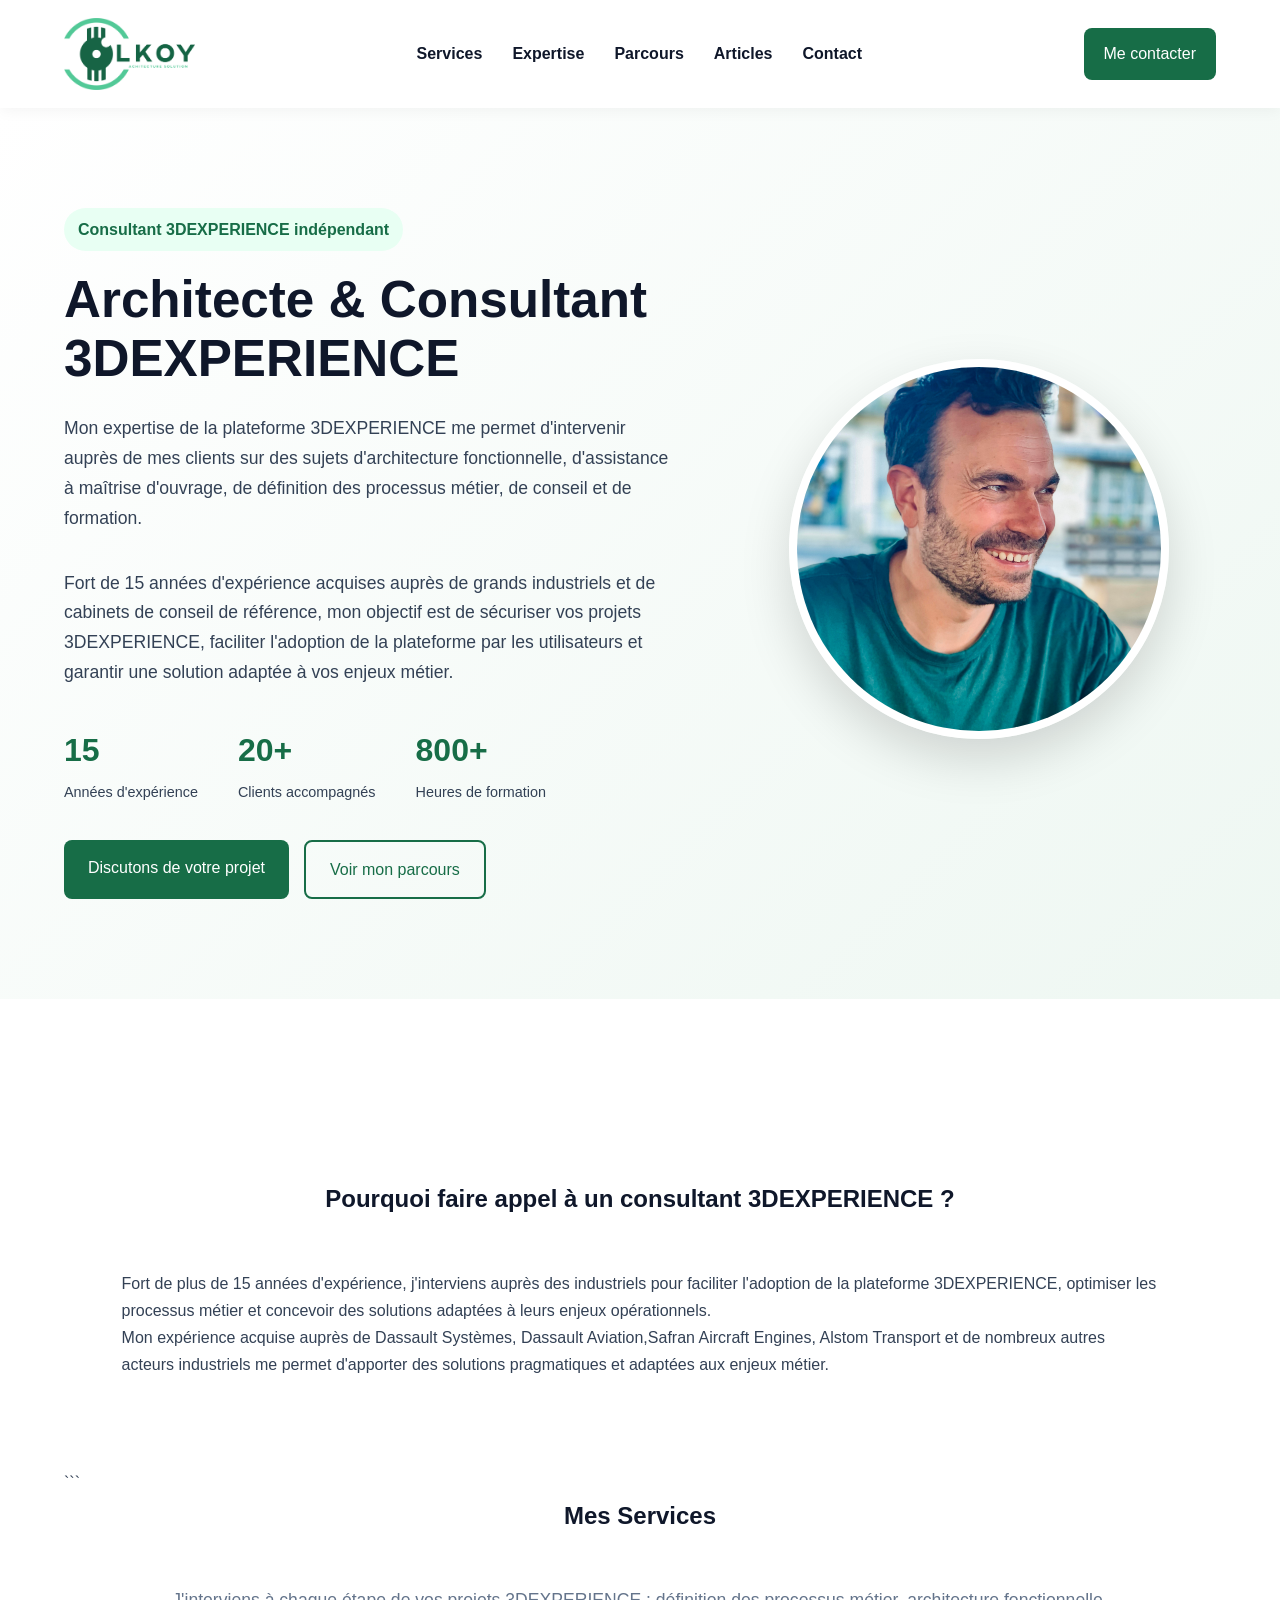
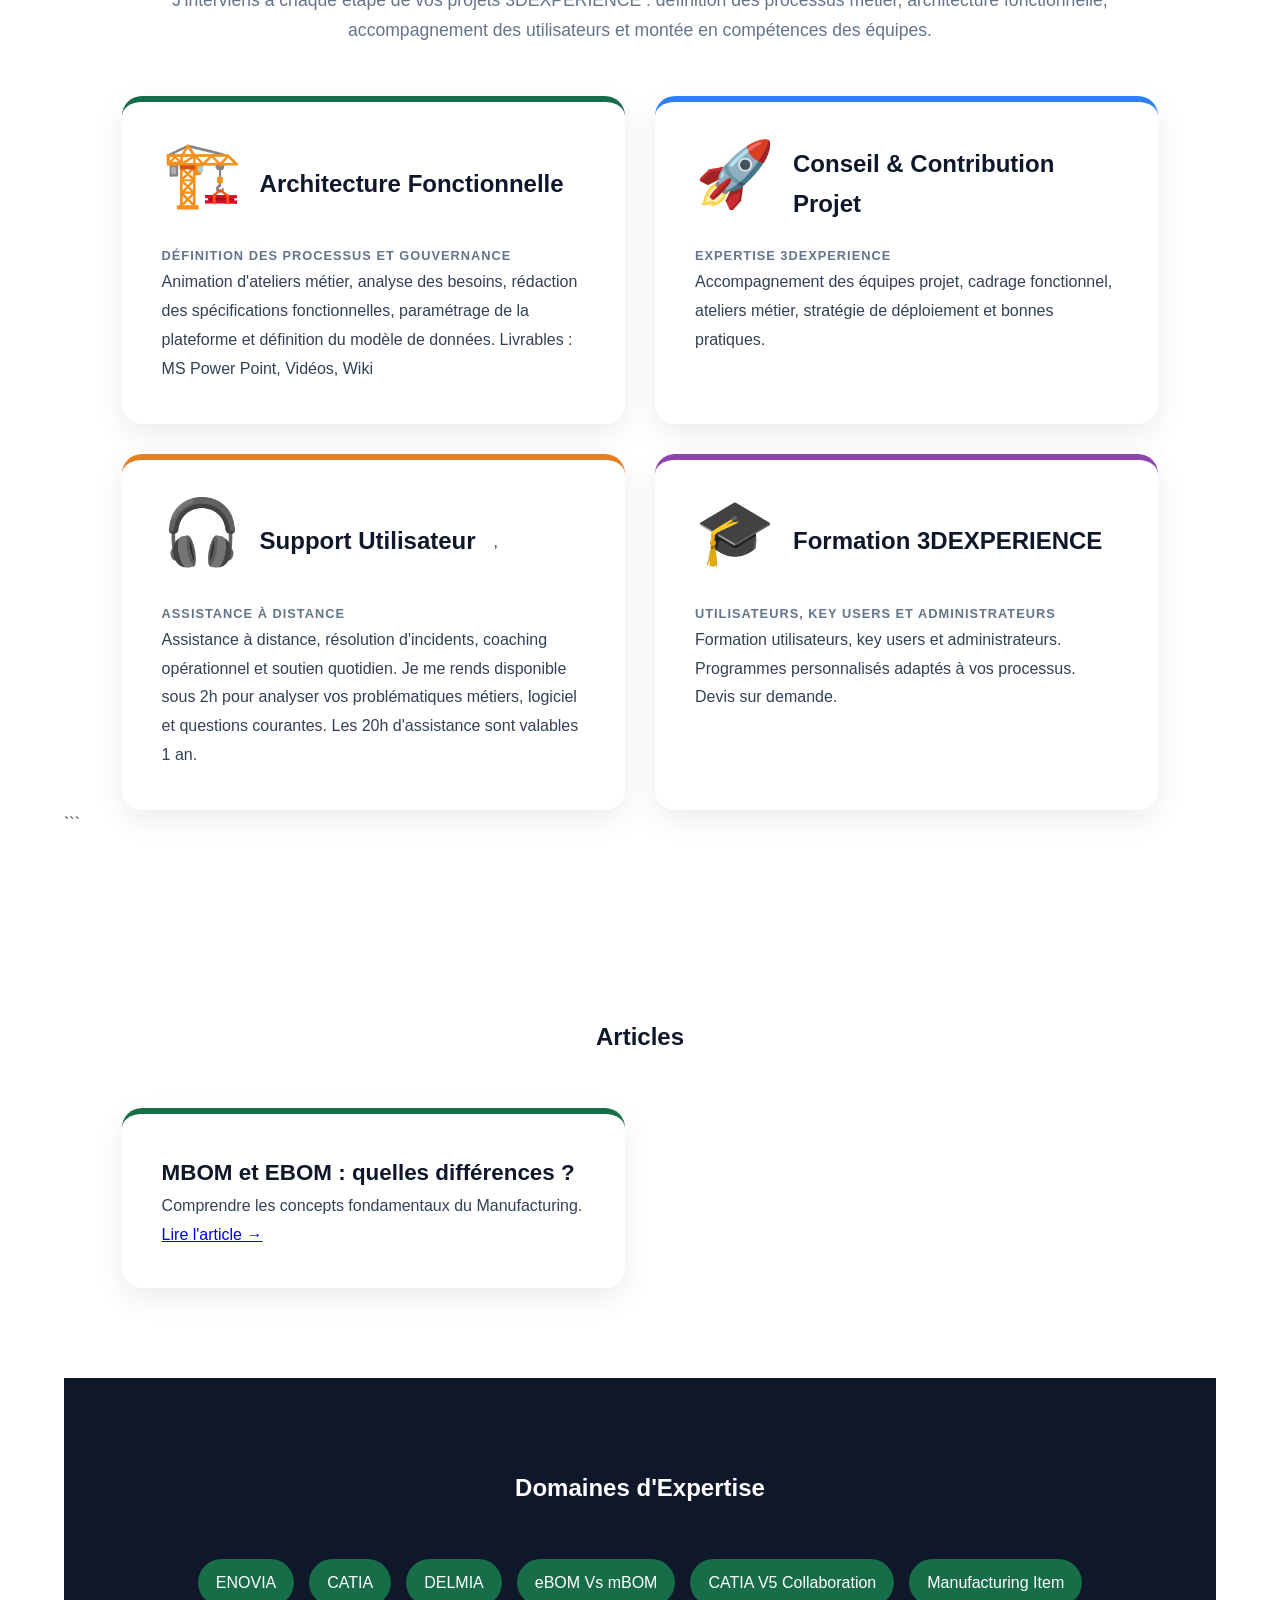
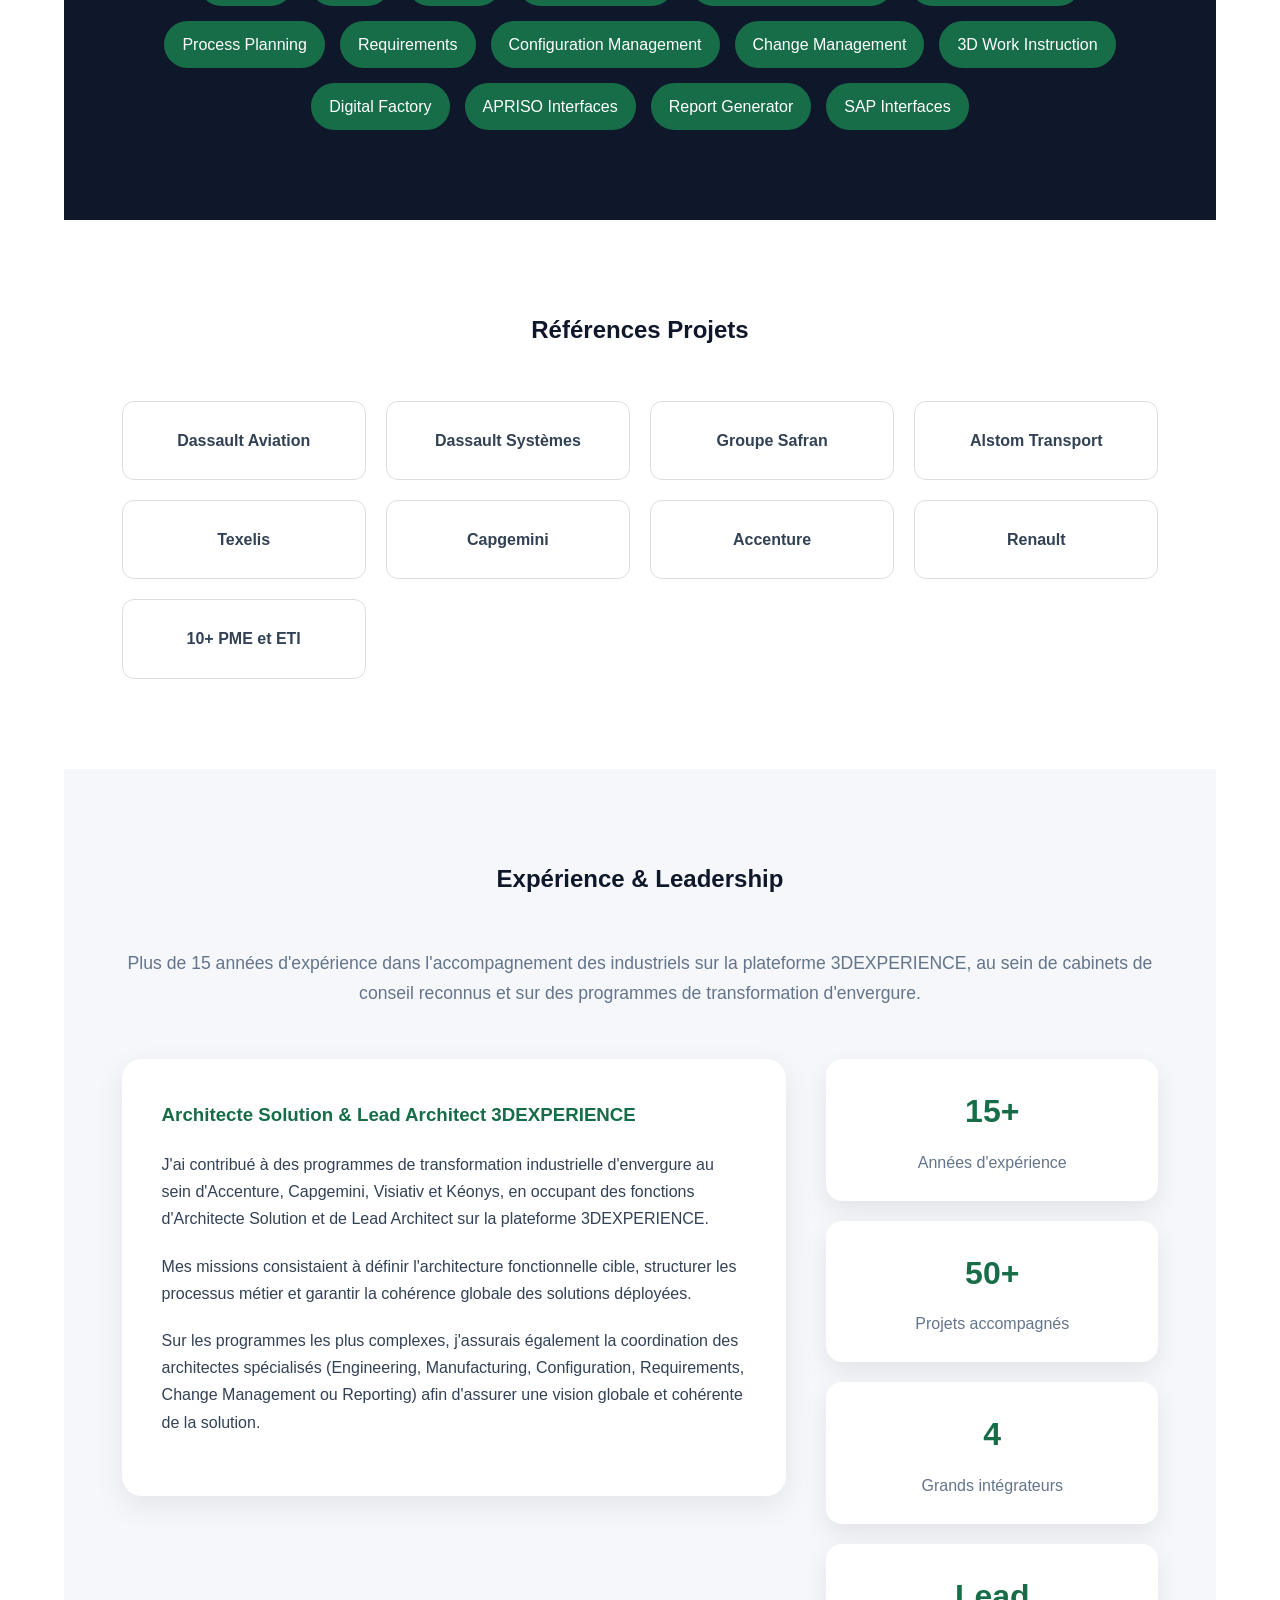
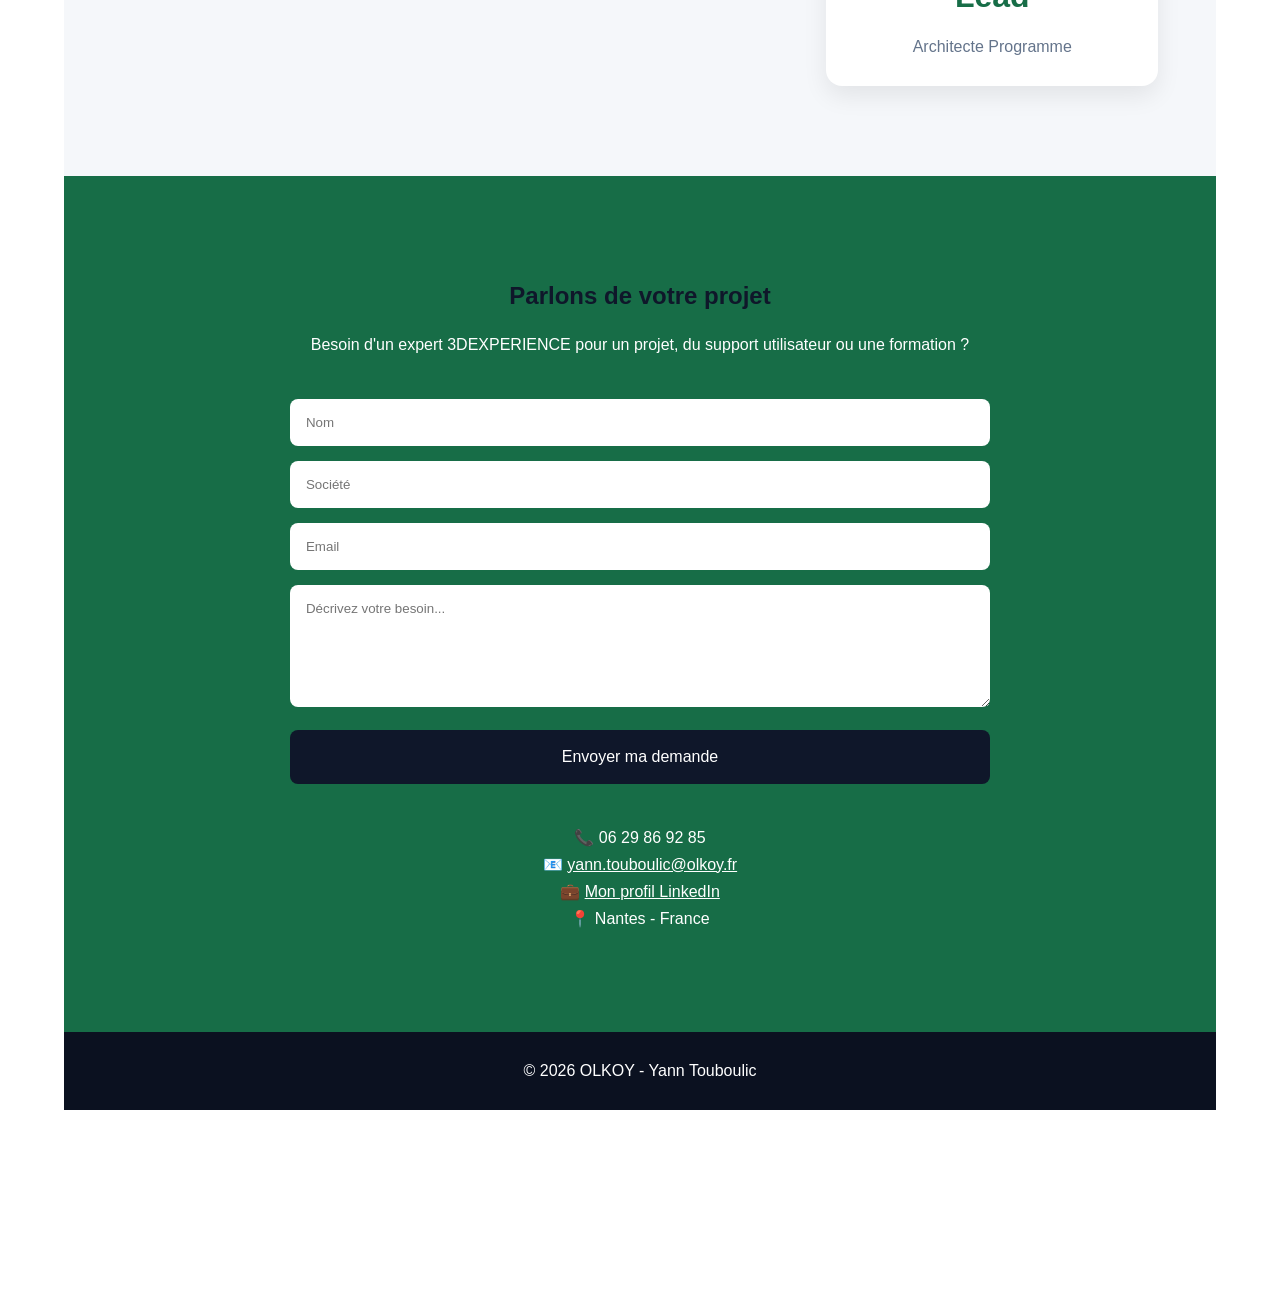
<file: index.html>
<!DOCTYPE html>
<html lang="fr">

<head>
    <meta charset="UTF-8">
    <meta name="viewport" content="width=device-width, initial-scale=1.0">

    <title>
        Architecte Solution | Consultant | 3DEXPERIENCE | OLKOY
    </title>

    <meta name="description"
        content="Architecte Solution et Consultant indépendant 3DEXPERIENCE. Architecture fonctionnelle, support utilisateur, formation et accompagnement des projets PLM.">

    <meta name="keywords"
        content="3DEXPERIENCE, ENOVIA, CATIA, DELMIA, consultant 3DEXPERIENCE, architecte solution 3DExperience, PLM, MBOM, Manufacturing, formation, support 3DEXPERIENCE">

    <meta name="author" content="Yann Touboulic">

    <link rel="stylesheet" href="style.css">
<meta property="og:title" content="OLKOY - Consultant & Architecte Solution 3DEXPERIENCE">

<meta property="og:description"
      content="Consultant indépendant, Architecte Solution et Lead Architect 3DEXPERIENCE spécialisé Manufacturing.">

<meta property="og:type" content="website">

<meta property="og:url" content="https://olkoy.fr">

<meta property="og:image"
      content="https://olkoy.fr/img/olkoy-linkedin.jpg">

<meta property="og:image:width" content="1200">
<meta property="og:image:height" content="630">

<meta property="og:site_name" content="OLKOY">

<meta name="twitter:card" content="summary_large_image">
</head>

<body>

    <header class="header">

        <div class="container nav">

            <img src="img/logo.jpg" alt="OLKOY" class="logo">

            <nav>
                <a href="#services">Services</a>
                <a href="#expertise">Expertise</a>
                <a href="#parcours">Parcours</a>
                <a href="#articles">Articles</a>
                <a href="#contact">Contact</a>
            </nav>

            <a href="#contact" class="nav-btn">
                Me contacter
            </a>

        </div>

    </header>

    <section class="hero">

        <div class="container hero-grid">

            <div>

                <span class="badge">
                    Consultant 3DEXPERIENCE indépendant
                </span>

                <h1>
					Architecte & Consultant 3DEXPERIENCE
				</h1>

                <p class="hero-text">
					Mon expertise de la plateforme 3DEXPERIENCE me permet d'intervenir
					auprès de mes clients sur des sujets d'architecture fonctionnelle, 
					d'assistance à maîtrise d'ouvrage, de définition des processus métier,
					de conseil et de formation.
				</p>

				<p class="hero-text">
					Fort de 15 années d'expérience acquises auprès de grands industriels
					et de cabinets de conseil de référence, mon objectif est de sécuriser 
					vos projets 3DEXPERIENCE, faciliter l'adoption de la plateforme par 
					les utilisateurs et garantir une solution adaptée à vos enjeux métier.
				</p>

                <div class="hero-stats">

                    <div>
                        <strong>15</strong>
                        <span>Années d'expérience</span>
                    </div>

                    <div>
                        <strong>20+</strong>
                        <span>Clients accompagnés</span>
                    </div>

                    <div>
                        <strong>800+</strong>
                        <span>Heures de formation</span>
                    </div>

                </div>

                <div class="hero-buttons">
                    <a href="#contact" class="btn-primary">
                        Discutons de votre projet
                    </a>

                    <a href="#parcours" class="btn-secondary">
                        Voir mon parcours
                    </a>
                </div>

            </div>

            <div class="photo-wrapper">
                <img src="img/yann.jpg" alt="Yann Touboulic">
            </div>

        </div>

    </section>

    <section id="services" class="section">

        <div class="container">
<section class="section">

    <div class="container">

        <h2>
            Pourquoi faire appel à un consultant 3DEXPERIENCE ?
        </h2>

        <p>
            Fort de plus de 15 années d'expérience, j'interviens
			auprès des industriels pour faciliter l'adoption de la
			plateforme 3DEXPERIENCE, optimiser les processus métier
			et concevoir des solutions adaptées à leurs enjeux opérationnels.
        </p>


        <p>
            Mon expérience acquise auprès de Dassault Systèmes,
			Dassault Aviation,Safran Aircraft Engines, Alstom 
			Transport et de nombreux autres acteurs industriels 
			me permet d'apporter des solutions pragmatiques et 
			adaptées aux enjeux métier.
        </p>

    </div>

<section id="services" class="section">

```
<div class="container">

    <h2>Mes Services</h2>

    <p class="section-intro">
        J'interviens à chaque étape de vos projets 3DEXPERIENCE :
        définition des processus métier, architecture fonctionnelle,
        accompagnement des utilisateurs et montée en compétences des équipes.
    </p>

    <div class="cards">

        <div class="card">

            <div class="service-header">

				<span class="service-icon">🏗️</span>

				<h3>Architecture Fonctionnelle</h3>

			</div>

            <small>
                Définition des processus et gouvernance
            </small>

            <p>
				Animation d'ateliers métier, analyse des besoins, rédaction 
				des spécifications fonctionnelles, paramétrage
				de la plateforme et définition du modèle de données.
				Livrables : MS Power Point, Vidéos, Wiki
            </p>

        </div>

        <div class="card">

            <div class="service-header">

				<span class="service-icon">🚀</span>

				<h3>Conseil & Contribution Projet</h3>

			</div>

            <small>
                Expertise 3DEXPERIENCE
            </small>

            <p>
                Accompagnement des équipes projet,
                cadrage fonctionnel, ateliers métier,
                stratégie de déploiement et bonnes pratiques.
            </p>

        </div>

        <div class="card">

            <div class="service-header">

				<span class="service-icon">🎧</span>

				<h3>Support Utilisateur</h3>

,			</div>

            <small>
                Assistance à distance
            </small>

            <p>
               Assistance à distance,
               résolution d'incidents,
               coaching opérationnel
               et soutien quotidien.
				Je me rends disponible sous 2h 
				pour analyser vos problématiques 
				métiers, logiciel et questions courantes. 
				Les 20h d'assistance sont valables 1 an.
            </p>

        </div>

        <div class="card">

            <div class="service-header">

				<span class="service-icon">🎓</span>

				<h3>Formation 3DEXPERIENCE</h3>

			</div>

            <small>
                Utilisateurs, Key Users et Administrateurs
            </small>

            <p>
               Formation utilisateurs,
               key users et administrateurs.
               Programmes personnalisés adaptés à vos processus.
				Devis sur demande.
            </p>

        </div>

    </div>

</div>
```

</section>
<section id="articles" class="section">

    <div class="container">

        <h2>Articles</h2>

        <div class="cards">

            <div class="card">

                <h3>
                    MBOM et EBOM : quelles différences ?
                </h3>

                <p>
                    Comprendre les concepts fondamentaux du Manufacturing.
                </p>

                <a href="articles/ebom-cadbom-mbom.html">
                    Lire l'article →
                </a>

            </div>

        </div>

    </div>

</section>

    <section id="expertise" class="section dark">

        <div class="container">

            <h2>Domaines d'Expertise</h2>

            <div class="tags">

                <span>ENOVIA</span>
                <span>CATIA</span>
                <span>DELMIA</span>
                <span>eBOM Vs mBOM</span>
                <span>CATIA V5 Collaboration</span>
                <span>Manufacturing Item</span>
                <span>Process Planning</span>
                <span>Requirements</span>
                <span>Configuration Management</span>
                <span>Change Management</span>
                <span>3D Work Instruction</span>
                <span>Digital Factory</span>
                <span>APRISO Interfaces</span>
                <span>Report Generator</span>
                <span>SAP Interfaces</span>

            </div>

        </div>

    </section>

    <section class="section">

        <div class="container">

            <h2>Références Projets</h2>

            <div class="references">

                <div>Dassault Aviation</div>
                <div>Dassault Systèmes</div>
                <div>Groupe Safran</div>
                <div>Alstom Transport</div>
                <div>Texelis</div>
                <div>Capgemini</div>
                <div>Accenture</div>
                <div>Renault</div>
				<div>10+ PME et ETI</div>

            </div>

        </div>

    </section>
<section id="experience" class="section grey">

    <div class="container">

        <h2>Expérience & Leadership</h2>

        <p class="section-intro">
            Plus de 15 années d'expérience dans l'accompagnement des industriels
            sur la plateforme 3DEXPERIENCE, au sein de cabinets de conseil
            reconnus et sur des programmes de transformation d'envergure.
        </p>

        <div class="experience-highlight">

            <div class="experience-main">

                <h3>
                    Architecte Solution & Lead Architect 3DEXPERIENCE
                </h3>

                <p>
					J'ai contribué à des programmes de transformation industrielle 
					d'envergure au sein d'Accenture, Capgemini, Visiativ et Kéonys, 
					en occupant des fonctions d'Architecte Solution et de Lead Architect
					sur la plateforme 3DEXPERIENCE.
                </p>

                <p>
                    Mes missions consistaient à définir l'architecture fonctionnelle 
					cible, structurer les processus métier et garantir la cohérence 
					globale des solutions déployées.
                </p>

                <p>
                    Sur les programmes les plus complexes, j'assurais également la
					coordination des architectes spécialisés (Engineering, Manufacturing,
					Configuration, Requirements, Change Management ou Reporting) afin
					d'assurer une vision globale et cohérente de la solution.
                </p>

            </div>

            <div class="experience-stats">

                <div class="stat-card">
                    <strong>15+</strong>
                    <span>Années d'expérience</span>
                </div>

                <div class="stat-card">
                    <strong>50+</strong>
                    <span>Projets accompagnés</span>
                </div>

                <div class="stat-card">
                    <strong>4</strong>
                    <span>Grands intégrateurs</span>
                </div>

                <div class="stat-card">
                    <strong>Lead</strong>
                    <span>Architecte Programme</span>
                </div>

            </div>

        </div>

    </div>

</section>
    


    <section id="contact" class="contact">

        <div class="container">

            <h2>Parlons de votre projet</h2>

            <p class="contact-intro">
                Besoin d'un expert 3DEXPERIENCE pour un projet,
                du support utilisateur ou une formation ?
            </p>

            <form action="https://formspree.io/f/xojbokyj" method="POST">

                <input type="text" name="Nom" placeholder="Nom" required>

                <input type="text" name="Societe" placeholder="Société">

                <input type="email" name="Email" placeholder="Email" required>

                <textarea name="Message" rows="6"
                    placeholder="Décrivez votre besoin..." required></textarea>

                <button type="submit">
                    Envoyer ma demande
                </button>

            </form>

            <div class="contact-details">

                <p>📞 06 29 86 92 85</p>

                <p>
                    📧
                    <a href="mailto:yann.touboulic@olkoy.fr">
                        yann.touboulic@olkoy.fr
                    </a>
                </p>

		💼 
		    <a href="https://www.linkedin.com/in/yann-touboulic-1993443b" target="_blank">
     			 Mon profil LinkedIn
 		    </a>
		</p>

                <p>📍 Nantes - France</p>

            </div>

        </div>

    </section>

    <footer>

        <div class="container">

            <p>
                © 2026 OLKOY - Yann Touboulic
            </p>

        </div>

    </footer>

</body>

</html>
</file>
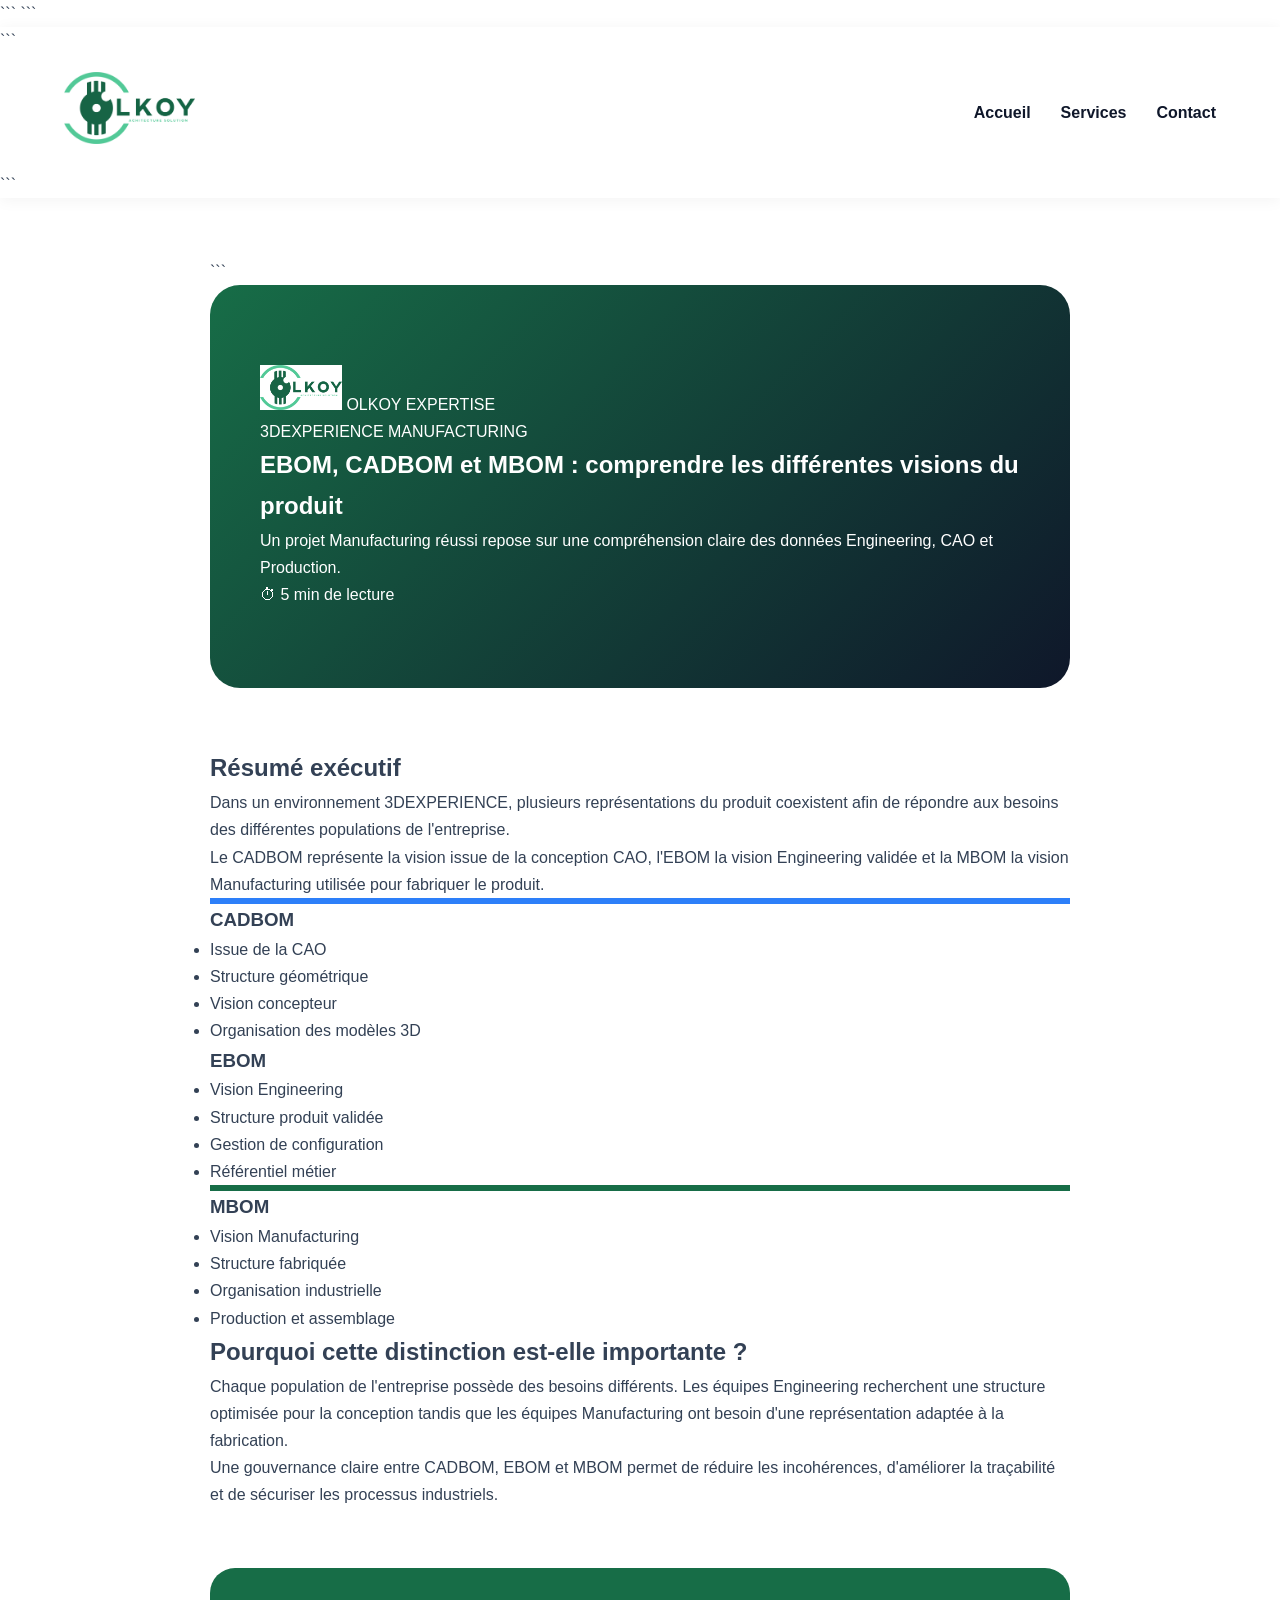
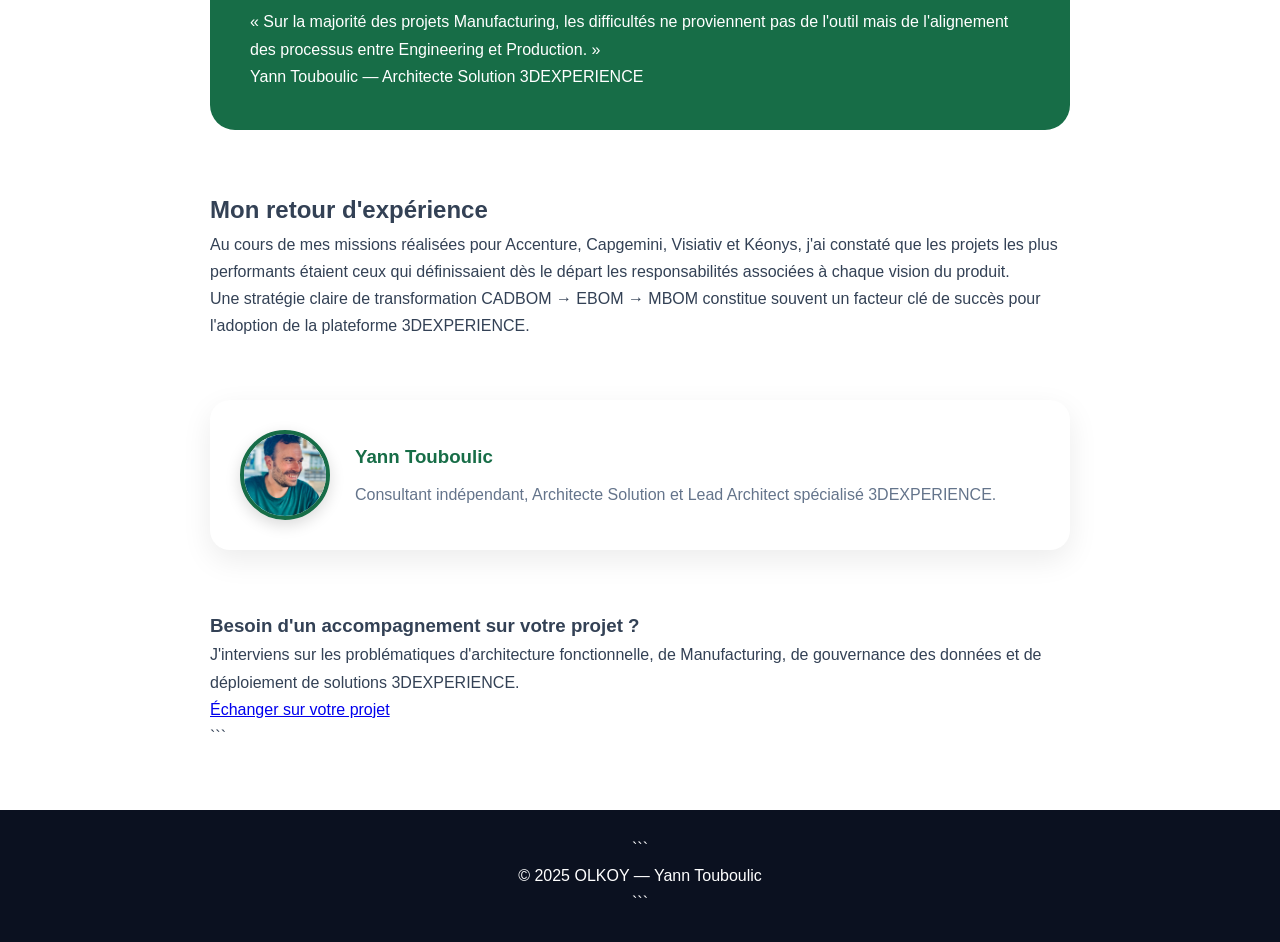
<file: articles/ebom-cadbom-mbom.html>
<!DOCTYPE html>

<html lang="fr">

<head>

```
<meta charset="UTF-8">
<meta name="viewport" content="width=device-width, initial-scale=1.0">

<title>
    EBOM, CADBOM et MBOM : comprendre les différentes visions du produit
</title>

<meta name="description"
    content="Comprendre les différences entre EBOM, CADBOM et MBOM dans un projet 3DEXPERIENCE Manufacturing.">

<link rel="stylesheet" href="../style.css">
```

</head>

<body>

<header class="header">

```
<div class="container nav">

    <a href="../index.html">
        <img src="../img/logo.jpg" alt="OLKOY" class="logo">
    </a>

    <nav>
        <a href="../index.html">Accueil</a>
        <a href="../index.html#services">Services</a>
        <a href="../index.html#contact">Contact</a>
    </nav>

</div>
```

</header>

<main class="article-container">

```
<section class="article-hero">

    <div class="article-brand">

        <img src="../img/logo.jpg" alt="OLKOY">

        <span>OLKOY EXPERTISE</span>

    </div>

    <span class="article-tag">
        3DEXPERIENCE MANUFACTURING
    </span>

    <h1>
        EBOM, CADBOM et MBOM :
        comprendre les différentes visions du produit
    </h1>

    <p class="article-subtitle">
        Un projet Manufacturing réussi repose sur une compréhension
        claire des données Engineering, CAO et Production.
    </p>

    <div class="reading-time">
        ⏱ 5 min de lecture
    </div>

</section>

<section class="executive-summary">

    <h2>Résumé exécutif</h2>

    <p>
        Dans un environnement 3DEXPERIENCE, plusieurs représentations
        du produit coexistent afin de répondre aux besoins des différentes
        populations de l'entreprise.
    </p>

    <p>
        Le CADBOM représente la vision issue de la conception CAO,
        l'EBOM la vision Engineering validée et la MBOM la vision
        Manufacturing utilisée pour fabriquer le produit.
    </p>

</section>

<section>

    <div class="comparison-grid">

        <div class="comparison-card">

            <h3>CADBOM</h3>

            <ul>
                <li>Issue de la CAO</li>
                <li>Structure géométrique</li>
                <li>Vision concepteur</li>
                <li>Organisation des modèles 3D</li>
            </ul>

        </div>

        <div class="comparison-card">

            <h3>EBOM</h3>

            <ul>
                <li>Vision Engineering</li>
                <li>Structure produit validée</li>
                <li>Gestion de configuration</li>
                <li>Référentiel métier</li>
            </ul>

        </div>

        <div class="comparison-card">

            <h3>MBOM</h3>

            <ul>
                <li>Vision Manufacturing</li>
                <li>Structure fabriquée</li>
                <li>Organisation industrielle</li>
                <li>Production et assemblage</li>
            </ul>

        </div>

    </div>

</section>

<section class="article-section">

    <h2>Pourquoi cette distinction est-elle importante ?</h2>

    <p>
        Chaque population de l'entreprise possède des besoins différents.
        Les équipes Engineering recherchent une structure optimisée pour
        la conception tandis que les équipes Manufacturing ont besoin
        d'une représentation adaptée à la fabrication.
    </p>

    <p>
        Une gouvernance claire entre CADBOM, EBOM et MBOM permet
        de réduire les incohérences, d'améliorer la traçabilité
        et de sécuriser les processus industriels.
    </p>

</section>

<section class="expert-quote">

    <p>
        « Sur la majorité des projets Manufacturing, les difficultés
        ne proviennent pas de l'outil mais de l'alignement des processus
        entre Engineering et Production. »
    </p>

    <span>
        Yann Touboulic — Architecte Solution 3DEXPERIENCE
    </span>

</section>

<section class="article-section">

    <h2>Mon retour d'expérience</h2>

    <p>
        Au cours de mes missions réalisées pour Accenture,
        Capgemini, Visiativ et Kéonys, j'ai constaté que les
        projets les plus performants étaient ceux qui définissaient
        dès le départ les responsabilités associées à chaque vision
        du produit.
    </p>

    <p>
        Une stratégie claire de transformation CADBOM → EBOM → MBOM
        constitue souvent un facteur clé de succès pour l'adoption
        de la plateforme 3DEXPERIENCE.
    </p>

</section>

<section class="author-box">

    <img src="../img/yann.jpg" alt="Yann Touboulic">

    <div>

        <h3>Yann Touboulic</h3>

        <p>
            Consultant indépendant, Architecte Solution et Lead Architect
            spécialisé 3DEXPERIENCE.
        </p>

    </div>

</section>

<section class="article-contact">

    <h3>
        Besoin d'un accompagnement sur votre projet ?
    </h3>

    <p>
        J'interviens sur les problématiques d'architecture fonctionnelle,
        de Manufacturing, de gouvernance des données et de déploiement
        de solutions 3DEXPERIENCE.
    </p>

    <a href="../index.html#contact" class="btn">
        Échanger sur votre projet
    </a>

</section>
```

</main>

<footer>

```
<p>
    © 2025 OLKOY — Yann Touboulic
</p>
```

</footer>

</body>

</html>
</file>
<file: style.css>
:root{
    --green:#176D47;
    --green-light:#57C796;
    --dark:#0f172a;
    --grey:#f5f7fa;
    --text:#334155;
}

*{
    margin:0;
    padding:0;
    box-sizing:border-box;
}

html{
    scroll-behavior:smooth;
}

body{
    font-family:'Inter',sans-serif;
    color:var(--text);
    line-height:1.7;
}

.container{
    width:90%;
    max-width:1200px;
    margin:auto;
}

.header{
    background:white;
    position:sticky;
    top:0;
    z-index:1000;
    box-shadow:0 2px 15px rgba(0,0,0,.05);
}

.nav{
    display:flex;
    justify-content:space-between;
    align-items:center;
    padding:18px 0;
}

.logo{
    height:72px;
}

nav{
    display:flex;
    gap:30px;
}

nav a{
    text-decoration:none;
    color:var(--dark);
    font-weight:600;
}

.nav-btn{
    background:var(--green);
    color:white;
    padding:12px 20px;
    border-radius:8px;
    text-decoration:none;
}

.hero{
    padding:100px 0;
    background:linear-gradient(135deg,#ffffff,#eef7f2);
}

.hero-grid{
    display:grid;
    grid-template-columns:1.3fr 1fr;
    gap:60px;
    align-items:center;
}

.badge{
    display:inline-block;
    background:#e8fff3;
    color:var(--green);
    padding:8px 14px;
    border-radius:50px;
    font-weight:600;
    margin-bottom:20px;
}

.hero h1{
    font-size:3.2rem;
    line-height:1.15;
    color:var(--dark);
    margin-bottom:25px;
}

.hero-text{
    font-size:1.1rem;
    margin-bottom:35px;
}

.hero-stats{
    display:flex;
    gap:40px;
    margin-bottom:35px;
}

.hero-stats strong{
    display:block;
    font-size:2rem;
    color:var(--green);
}

.hero-stats span{
    font-size:.9rem;
}

.hero-buttons{
    display:flex;
    gap:15px;
}

.btn-primary{
    background:var(--green);
    color:white;
    text-decoration:none;
    padding:14px 24px;
    border-radius:8px;
}

.btn-secondary{
    border:2px solid var(--green);
    color:var(--green);
    text-decoration:none;
    padding:14px 24px;
    border-radius:8px;
}

.photo-wrapper{
    text-align:center;
}

.photo-wrapper img{
    width:380px;
    height:380px;
    object-fit:cover;
    border-radius:50%;
    border:8px solid white;
    box-shadow:0 20px 50px rgba(0,0,0,.15);
}

.section{
    padding:90px 0;
}

.section h2{
    text-align:center;
    margin-bottom:50px;
    color:var(--dark);
}

.cards{
display:grid;
grid-template-columns:repeat(2,1fr);
gap:30px;
max-width:1100px;
margin:auto;
}

.card{

```
background:white;

padding:40px;

border-radius:20px;

box-shadow:
    0 10px 30px rgba(0,0,0,.08);

transition:all .3s ease;

position:relative;
```

}

.card:hover{

```
transform:translateY(-8px);

box-shadow:
    0 20px 40px rgba(0,0,0,.15);
```

}

.card:nth-child(1){
border-top:6px solid #176D47;
}

.card:nth-child(2){
border-top:6px solid #2D7FF9;
}

.card:nth-child(3){
border-top:6px solid #E67E22;
}

.card:nth-child(4){
border-top:6px solid #8E44AD;
}

.service-icon{

```
font-size:3rem;

margin-bottom:20px;
```

}

.card h3{

```
margin-bottom:10px;

color:#0f172a;

font-size:1.4rem;
```

}

.card small{

```
display:block;

margin-bottom:18px;

font-weight:600;

color:#64748b;

text-transform:uppercase;

letter-spacing:1px;

font-size:.8rem;
```

}

.card p{

```
color:#475569;

line-height:1.8;
```

}

.section-intro{

```
max-width:900px;

margin:0 auto 50px auto;

text-align:center;

font-size:1.1rem;

color:#64748b;
```

}

@media(max-width:900px){

```
.cards{
    grid-template-columns:1fr;
}
```

}


.dark{
    background:var(--dark);
    color:white;
}

.dark h2{
    color:white;
}

.tags{
    display:flex;
    flex-wrap:wrap;
    gap:15px;
    justify-content:center;
}

.tags span{
    background:var(--green);
    color:white;
    padding:10px 18px;
    border-radius:30px;
}

.references{
    display:grid;
    grid-template-columns:repeat(auto-fit,minmax(220px,1fr));
    gap:20px;
}

.references div{
    padding:25px;
    text-align:center;
    border-radius:12px;
    border:1px solid #ddd;
    font-weight:600;
}

.grey{
    background:var(--grey);
}

.timeline{
    max-width:800px;
    margin:auto;
}

.timeline-item{
    background:white;
    padding:25px;
    border-left:5px solid var(--green);
    margin-bottom:20px;
    border-radius:8px;
}

.contact{
    background:var(--green);
    color:white;
    padding:100px 0;
}

.contact h2{
    text-align:center;
    margin-bottom:15px;
}

.contact-intro{
    text-align:center;
    margin-bottom:40px;
}

form{
    max-width:700px;
    margin:auto;
}

input,
textarea{
    width:100%;
    padding:16px;
    margin-bottom:15px;
    border:none;
    border-radius:8px;
    font-family:inherit;
}

button{
    width:100%;
    padding:18px;
    border:none;
    border-radius:8px;
    background:var(--dark);
    color:white;
    cursor:pointer;
    font-size:1rem;
}

.contact-details{
    text-align:center;
    margin-top:40px;
}

.contact a{
    color:white;
}

footer{
    background:#0b1120;
    color:white;
    text-align:center;
    padding:25px;
}

@media(max-width:900px){

    .hero-grid{
        grid-template-columns:1fr;
        text-align:center;
    }

    .hero h1{
        font-size:2.3rem;
    }

    .hero-stats{
        justify-content:center;
        flex-wrap:wrap;
    }

    .hero-buttons{
        justify-content:center;
        flex-wrap:wrap;
    }

    .photo-wrapper img{
        width:260px;
        height:260px;
    }

    nav{
        display:none;
    }

    .nav-btn{
        display:none;
    }
	.cards{
        grid-template-columns:1fr;
    }
}
.service-header{

    display:flex;

    align-items:center;

    gap:18px;

    margin-bottom:15px;
}

.service-icon{

    font-size:4rem;

    line-height:1;

    flex-shrink:0;
}

.service-header h3{

    margin:0;

    font-size:1.5rem;

    color:#0f172a;
}
.experience-highlight{

    display:grid;

    grid-template-columns:2fr 1fr;

    gap:40px;

    align-items:start;

    margin-top:50px;
}

.experience-main{

    background:white;

    padding:40px;

    border-radius:20px;

    box-shadow:0 10px 30px rgba(0,0,0,.08);
}

.experience-main h3{

    color:var(--green);

    margin-bottom:20px;
}

.experience-main p{

    margin-bottom:20px;
}

.experience-stats{

    display:grid;

    gap:20px;
}

.stat-card{

    background:white;

    padding:25px;

    border-radius:16px;

    text-align:center;

    box-shadow:0 10px 25px rgba(0,0,0,.08);
}

.stat-card strong{

    display:block;

    font-size:2rem;

    color:var(--green);

    margin-bottom:10px;
}

.stat-card span{

    color:#64748b;
}

@media(max-width:900px){

    .experience-highlight{

        grid-template-columns:1fr;
    }

}
.article-container{

    max-width:900px;

    margin:auto;

    padding:60px 20px;
}
.article-header{

    margin-bottom:50px;

    text-align:center;
}
.article-meta{

    color:#64748b;

    font-size:.9rem;

    margin-top:15px;
}
.article-header h1{

    font-size:3rem;

    line-height:1.2;

    margin-bottom:20px;
}
.article-content{

    font-size:1.1rem;

    line-height:1.9;
}
.article-content h2{

    margin-top:50px;

    margin-bottom:20px;

    color:var(--green);

    font-size:1.8rem;
}
.article-content p{

    margin-bottom:25px;
}
.article-note{

    background:#f8fafc;

    border-left:5px solid #176D47;

    padding:25px;

    border-radius:10px;

    margin:30px 0;
}
.article-cta{

    margin-top:60px;

    padding:40px;

    background:#176D47;

    color:white;

    border-radius:20px;

    text-align:center;
}
.article-banner{

    width:100%;

    border-radius:20px;

    margin:30px 0 50px 0;
}
.article-hero{

    background:
        linear-gradient(
            135deg,
            #176D47,
            #0f172a
        );

    color:white;

    padding:80px 50px;

    border-radius:30px;

    margin-bottom:60px;
}

.article-brand img{

    height:45px;
}
.comparison-card:first-child{

    border-top:6px solid #2D7FF9;
}

.comparison-card:last-child{

    border-top:6px solid #176D47;
}
.expert-quote{

    background:#176D47;

    color:white;

    padding:40px;

    border-radius:25px;

    margin:60px 0;
}
.author-box{

    display:flex;

    align-items:center;

    gap:25px;

    margin:60px 0;

    padding:30px;

    background:white;

    border-radius:20px;

    box-shadow:0 10px 30px rgba(0,0,0,.08);
}

.author-box img{

    width:90px;

    height:90px;

    object-fit:cover;

    border-radius:50%;

    border:4px solid #176D47;

    box-shadow:0 5px 15px rgba(0,0,0,.15);

    flex-shrink:0;
}

.author-box h3{

    margin-bottom:8px;

    color:#176D47;
}

.author-box p{

    margin:0;

    color:#64748b;
}

@media(max-width:768px){

    .author-box{

        flex-direction:column;

        text-align:center;
    }

}
</file>
